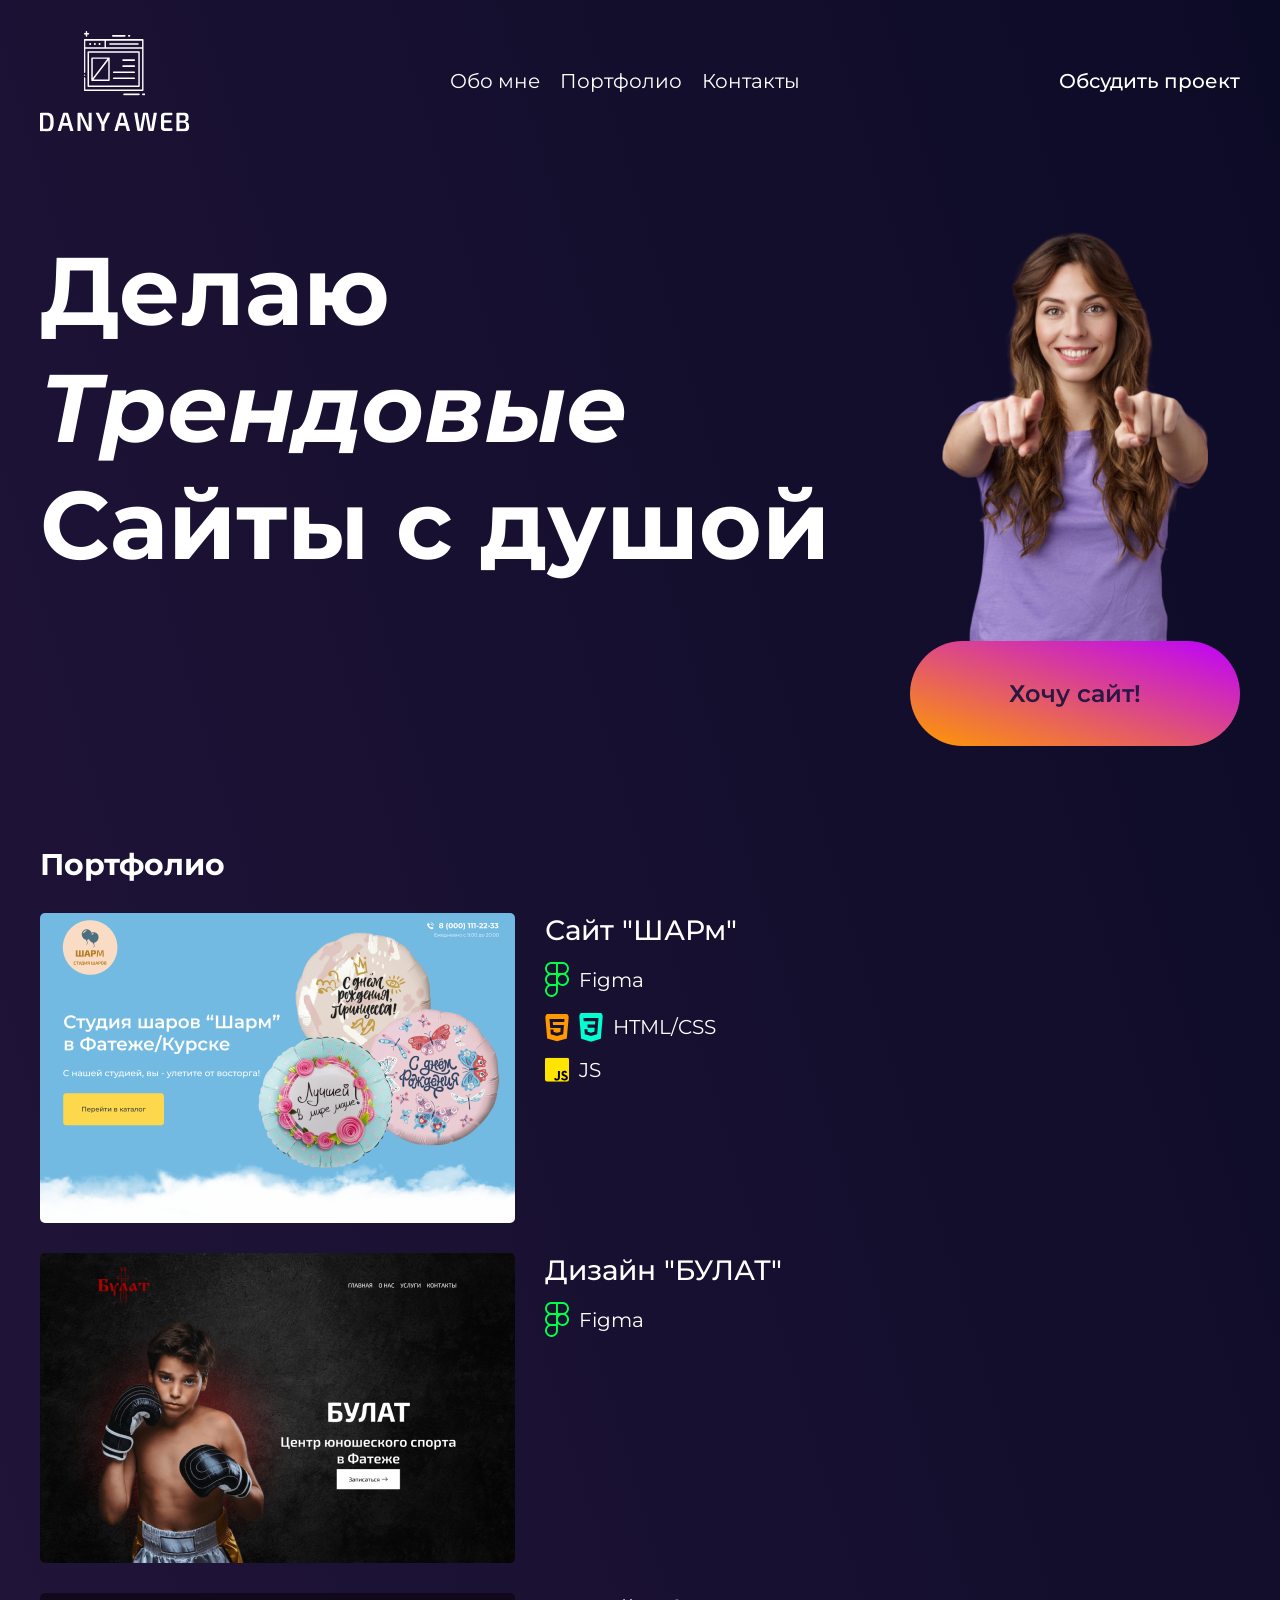
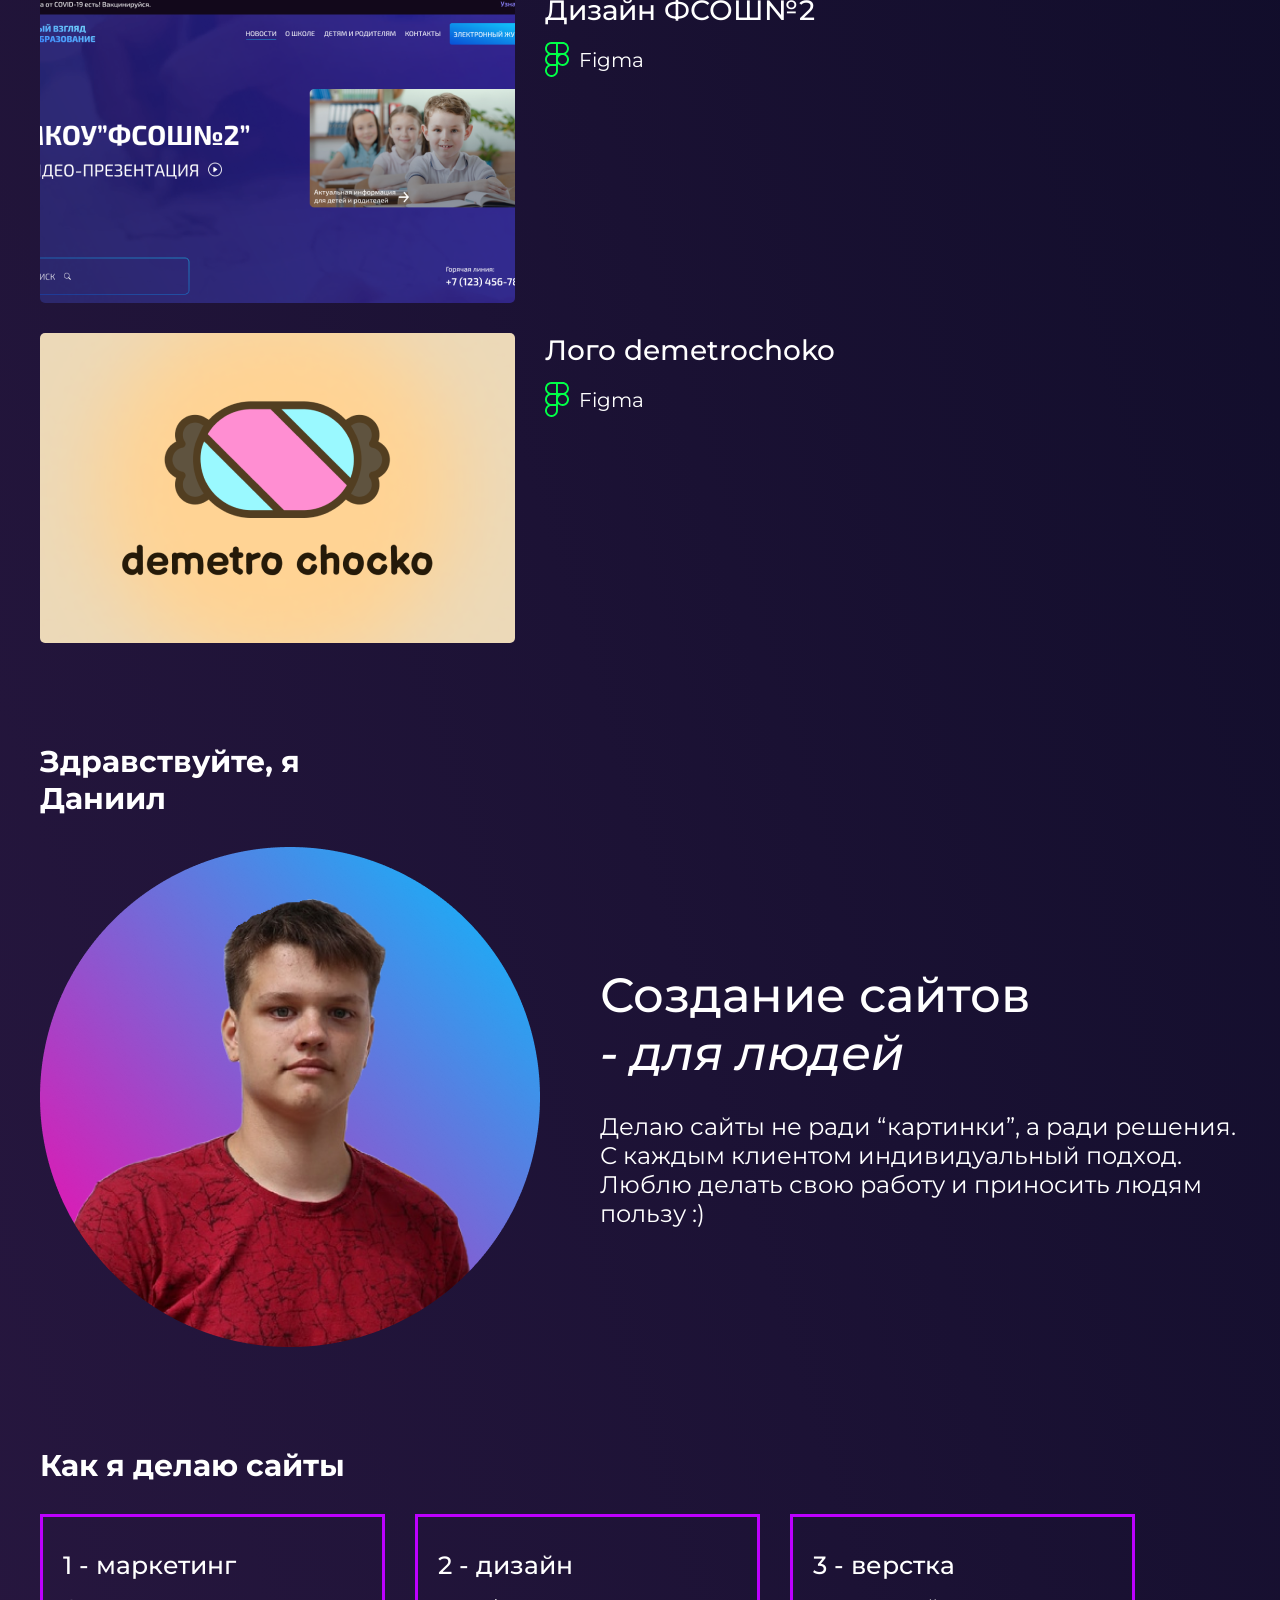
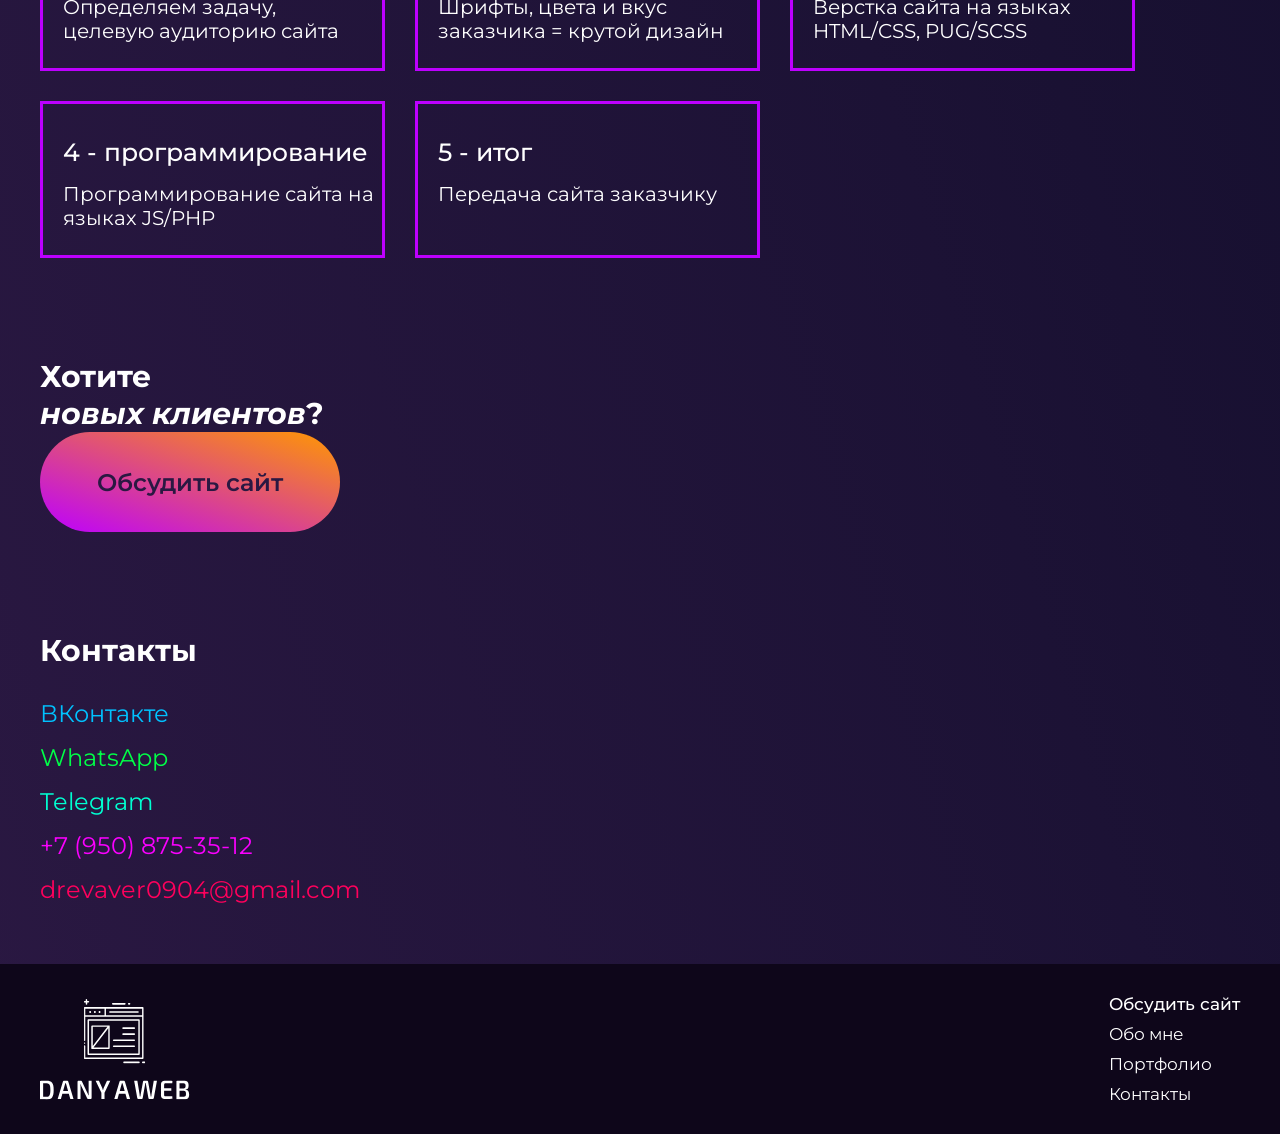
<file: index.html>
<!DOCTYPE html>
<html lang="ru">
<head>
	<meta charset="UTF-8">
	<link rel="icon" href="img/favicon.ico" type="image/x-icon">
	<meta name="viewport" content="width=device-width, initial-scale=1.0">
	<meta name="keywords" content="danyaweb, danya_web, Даниил Дурицин, Дурицин, создание сайтов, верстка сайтов, закзать верстку, сайты Курск, сайты Фатеж, сайт" />
	<meta name="description" content="Создание сайтов от A до Я. Хотите крутой, трендовый сайт? Ко мне!">
	<meta name="yandex-verification" content="f29b77eae5dfb6ad">
	<meta name="google-site-verification" content="wd_dhFQqxhRJaRKj-FxNR4xNpsOyEJF6GVQBcyAMQnE">
	<meta property="og:type" content="website">
	<meta property="og:title" content="Делаю Трендовые Сайты с душой">
	<meta property="og:description" content="Делаю сайты не ради “картинки”, а ради решения. С каждым клиентом индивидуальный подход. Люблю делать свою работу и приносить людям пользу :)">
	<meta property="og:url" content="https://danyaweb.site">
	<meta property="og:site_name" content="Создание сайтов">
	<meta property="og:locale" content="ru_RU">
	<title>Создание сайтов</title>
	<link rel="preconnect" href="https://fonts.googleapis.com">
	<link rel="preconnect" href="https://fonts.gstatic.com" crossorigin>
	<link href="https://fonts.googleapis.com/css2?family=Montserrat:ital,wght@0,400;0,500;0,600;0,700;1,400;1,500;1,600;1,700&display=swap" rel="stylesheet">
	<link rel="stylesheet" href="https://cdnjs.cloudflare.com/ajax/libs/animate.css/4.1.1/animate.min.css">
	<link rel="stylesheet" href="css/master.css">
</head>
<body>

	<header class="element-animations">
		<div class="container">
			<div class="top">
				<img src="img/logo.svg" alt="logo" class="logo">
				<ul>
					<a href="#about">Обо мне</a>
					<a href="#portfolio">Портфолио</a>
					<a href="#cont">Контакты</a>
				</ul>
				<a href="https://t.me/danya_web">Обсудить проект</a>
			</div>
			<div class="bottom" id="bottom">
				<div class="btm" id="btm"><h1 id="bottoms">Делаю<br><span>Трендовые</span><br>Сайты с душой</h1></div>
				<div class="box">
					<img src="img/woman.png" alt="">
					<a href="https://t.me/danya_web"><button type="button" name="button">Хочу сайт!</button></a>
				</div>
			</div>
		</div>
	</header>

	<section class="portfolio" id="portfolio">
		<div class="container">
			<h2>Портфолио</h2>
			<a href="https://sharmballonsstudio.github.io"><div class="card">
				<img src="img/one.png" alt="img">
				<div class="txt">
					<h3>Сайт "ШАРм"</h3>
					<div class="line">
						<img src="img/figma.svg" alt="img">
						<p>Figma</p>
					</div>
					<div class="line">
						<img src="img/html.svg" alt=""><img src="img/css.svg" alt="img">
						<p>HTML/CSS</p>
					</div>
					<div class="line">
						<img src="img/js.svg" alt="img" style="border-radius: 3px;">
						<p>JS</p>
					</div>
				</div>
			</div></a>

			<a href="https://www.figma.com/file/5T22qPxf7paA6E3GJOvF44/bulat-new?t=qu39I8OFDN5ywonc-6"><div class="card">
				<img src="img/two.png" alt="">
				<div class="txt">
					<h3>Дизайн "БУЛАТ"</h3>
					<div class="line">
						<img src="img/figma.svg" alt="">
						<p>Figma</p>
					</div>
				</div>
			</div></a>

			<a href="https://www.figma.com/file/dSXQMYPQBeIjDJUV6Bzz7C/sosh2?t=qu39I8OFDN5ywonc-6"><div class="card">
				<img src="img/three.png" alt="">
				<div class="txt">
					<h3>Дизайн ФСОШ№2</h3>
					<div class="line">
						<img src="img/figma.svg" alt="">
						<p>Figma</p>
					</div>
				</div>
			</div></a>

			<a href="https://vk.com/demetroshocko">
				<div class="card">
				<img src="img/four.png" alt="">
					<div class="txt">
						<h3>Лого demetrochoko</h3>
						<div class="line">
							<img src="img/figma.svg" alt="">
							<p>Figma</p>
						</div>
					</div>
				</div>
			</a>
	</section>

	<section class="about element-animation" id="about">
		<div class="container">
			<h2>Здравствуйте, я<br>Даниил</h2>
			<div class="box-2">
				<img src="img/me.png" alt="">
				<div class="txt-2">
					<h3>Создание сайтов<br><span>- для людей</span></h3>
					<p>Делаю сайты не ради “картинки”, а ради решения. С каждым клиентом индивидуальный подход. Люблю делать свою работу и приносить людям пользу :)</p>
				</div>
			</div>
		</div>
	</section>

	<section class="how element-animation">
		<div class="container">
			<h2>Как я делаю сайты</h2>
			<div class="item">
				<div class="elements animate__backInLeft">
					<h3>1 - маркетинг</h3>
					<p>Определяем задачу,<br> целевую аудиторию сайта</p>
				</div>
				<div class="elements animate__backInLeft">
					<h3>2 - дизайн</h3>
					<p>Шрифты, цвета и вкус<br> заказчика = крутой дизайн</p>
				</div>
				<div class="elements animate__backInLeft">
					<h3>3 - верстка</h3>
					<p>Верстка сайта на языках<br> HTML/CSS, PUG/SCSS</p>
				</div>
			</div>
			<div class="item">
				<div class="elements animate__backInLeft">
					<h3>4 - программирование</h3>
					<p>Программирование сайта на языках JS/PHP</p>
				</div>
				<div class="elements animate__bounce">
					<h3>5 - итог</h3>
					<p>Передача сайта заказчику</p>
				</div>
			</div>
		</div>
	</section>

	<section class="clients element-animation">
		<div class="container">
				<h2>Хотите<br><span>новых клиентов</span>?</h2>
				<a href="https://t.me/danya_web"><button>Обсудить сайт</button></a>
		</div>
	</section>

	<section class="cont element-animation " id="cont">
		<div class="container">
			<h2>Контакты</h2>
			<div class="box-4">
				<a href="https://vk.com/danya_web" style="color: #00C2FF;">ВКонтакте</a>
				<a href="https://wa.me/79508753512" style="color: #00FF47;">WhatsApp</a>
				<a href="https://t.me/danya_web" style="color: #00FFD1;">Telegram</a>
				<a href="tel:79508753512" style="color: #FA00FF;">+7 (950) 875-35-12</a>
				<a href="mail:drevaver0904@gmail.com" style="color: #FF005C;">drevaver0904@gmail.com</a>
			</div>
		</div>
	</section>

	<footer>
		<div class="container">
			<div class="box-5">
				<img src="img/logo.svg" alt="logo">
				<ul сclass="bottom-ul">
					<a href="https://t.me/danya_web" style="font-weight: 500;">Обсудить сайт</a>
					<a href="#about">Обо мне</a>
					<a href="#portfolio">Портфолио</a>
					<a href="#cont">Контакты</a>
				</ul>
		</div>
		</div>
	</footer>

	<script type="text/javascript">
		function onEntry(entry){
			entry.forEach(change => {
				if (change.isIntersecting) {
					change.target.classList.add('element-show')
				}
			});
		}

		let options = {
			threshold: [0.5]
		}
		let observer = new IntersectionObserver(onEntry, options)
		let elements = document.querySelectorAll('.element-animation')

		for (let elm of elements){
			observer.observe(elm)
		}

	</script>
</body>
</html>
</file>
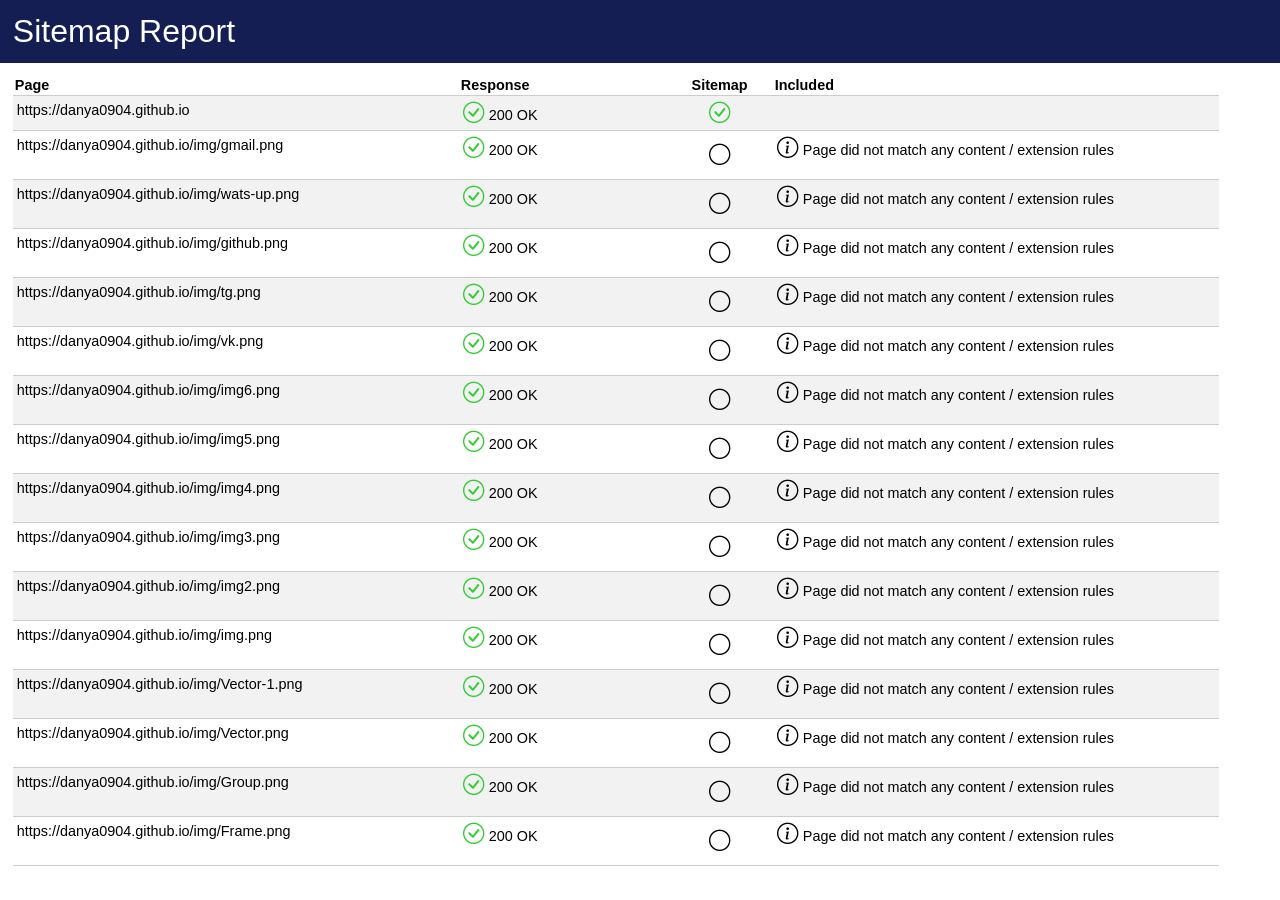
<file: report-sitemap.html>
<!--Created using XmlSitemapGenerator.org - Free HTML, RSS and XML sitemap generator--><!DOCTYPE html PUBLIC "-//W3C//DTD XHTML 1.0 Transitional//EN" "http://www.w3.org/TR/xhtml1/DTD/xhtml1-transitional.dtd">
<html xmlns="http://www.w3.org/1999/xhtml">
<head>
	<title>Sitemap Report</title>
	<meta name="description" content="Sitemap created using Xml Sitemap Generator .org - the free online Google XML sitemap generator" />
	<meta name="keywords" content="XML Sitemap Generator" />
	<meta content="Xml Sitemap Generator .org" name="Author" />

	<style>

		html, body {
			padding: 0px;
			margin: 0px;
			font-family: Tahoma, Verdana, Arial, sans-serif;
			height: 100%;
		}

		h1 {
			padding: 1%;
			margin: 0px;
			font-style: normal;
			font-weight: normal;
		}

			h1 a {
				color: #FFFFFF;
				text-decoration: none;
			}

		table {
			height: 75%;
			border-collapse: collapse;
		}

		thead tr {
			width: 100%;
		}

		tbody tr:nth-child(even) {
			background-color: #f2f2f2;
		}

		tbody tr:hover {
			background-color: #ffff99;
		}

		tbody.main {
			overflow: auto;
			width: 100%;
			height: 75vh;
		}

		th {
			font-size: 0.9em;
			padding: 2px 10px 2px 2px;
			border-bottom: 1px solid #CCCCCC;
		}

		td {
			font-size: 0.9em;
			padding: 6px 10px 6px 4px;
			border-bottom: 1px solid #CCCCCC;
			vertical-align: top;
		}

		i {
			font-size: 1.5em;
		}

		td p {
			margin-top: 0;
			padding-top: 0;
		}

		.top-bar {
			width: 100%;
			float: left;
			background-color: #141E53 !important;
		}

		.body {
			width: 98%;
			float: left;
			padding: 1%;
		}

		.footer {
			width: 100%;
			float: left;
			border-top: 1px solid #999999;
			padding: 10px 0px 10px 0px;
		}

			.footer a {
				color: #999999;
				font-size: 11px;
				text-decoration: none;
			}

			.footer span {
				color: #999999;
				font-size: 11px;
				text-decoration: none;
				margin-left: 20px;
			}

		.c0 {
			text-align: left;
			white-space: nowrap;
			width: 30em;
		}

		.c1 {
			text-align: left;
			min-width: 30em;
		}

		.c2 {
			text-align: left;
			width: 14em;
		}

		.c3 {
			text-align: center;
			width: 6em;
		}

		.c4 {
			text-align: center;
			width: 6em;
		}

		.c5 {
			text-align: center;
			width: 6em;
		}

		.c6 {
			text-align: center;
			width: 6em;
		}


		.bi-check-circle {
			color: #33cc33;
		}

		.bi-exclamation-triangle {
			color: #ff8c1a
		}

		.bi-exclamation-octagon {
			color: #e60000
		}
	</style>

	<link rel="stylesheet" href="https://cdn.jsdelivr.net/npm/bootstrap-icons@1.4.0/font/bootstrap-icons.css" />

</head>
<body>
<div class="top-bar">
	<h1><a href="/" >Sitemap Report</a></h1>
</div>


<div class="body">



<table><tr>
                        <th Class="c1">Page</th>
	                    <th Class="c2">Response</th>
                        <th Class="c3">Sitemap</th>
	                    <th Class="c1">Included</th>
                        </tr><tr>
                        <td Class="c1">https://danya0904.github.io</td> 
	                    <td Class="c2"><i class="bi-check-circle"></i> 200 OK</td>
                        <th Class="c3"><i class="bi-check-circle"></i></th>
	                    <td Class="c1"> </td>
                    </tr><tr>
                        <td Class="c1">https://danya0904.github.io/img/gmail.png</td> 
	                    <td Class="c2"><i class="bi-check-circle"></i> 200 OK</td>
                        <th Class="c3"><i class="bi-circle"></i></th>
	                    <td Class="c1"><p><i class="bi-info-circle"></i> Page did not match any content / extension rules </p> </td>
                    </tr><tr>
                        <td Class="c1">https://danya0904.github.io/img/wats-up.png</td> 
	                    <td Class="c2"><i class="bi-check-circle"></i> 200 OK</td>
                        <th Class="c3"><i class="bi-circle"></i></th>
	                    <td Class="c1"><p><i class="bi-info-circle"></i> Page did not match any content / extension rules </p> </td>
                    </tr><tr>
                        <td Class="c1">https://danya0904.github.io/img/github.png</td> 
	                    <td Class="c2"><i class="bi-check-circle"></i> 200 OK</td>
                        <th Class="c3"><i class="bi-circle"></i></th>
	                    <td Class="c1"><p><i class="bi-info-circle"></i> Page did not match any content / extension rules </p> </td>
                    </tr><tr>
                        <td Class="c1">https://danya0904.github.io/img/tg.png</td> 
	                    <td Class="c2"><i class="bi-check-circle"></i> 200 OK</td>
                        <th Class="c3"><i class="bi-circle"></i></th>
	                    <td Class="c1"><p><i class="bi-info-circle"></i> Page did not match any content / extension rules </p> </td>
                    </tr><tr>
                        <td Class="c1">https://danya0904.github.io/img/vk.png</td> 
	                    <td Class="c2"><i class="bi-check-circle"></i> 200 OK</td>
                        <th Class="c3"><i class="bi-circle"></i></th>
	                    <td Class="c1"><p><i class="bi-info-circle"></i> Page did not match any content / extension rules </p> </td>
                    </tr><tr>
                        <td Class="c1">https://danya0904.github.io/img/img6.png</td> 
	                    <td Class="c2"><i class="bi-check-circle"></i> 200 OK</td>
                        <th Class="c3"><i class="bi-circle"></i></th>
	                    <td Class="c1"><p><i class="bi-info-circle"></i> Page did not match any content / extension rules </p> </td>
                    </tr><tr>
                        <td Class="c1">https://danya0904.github.io/img/img5.png</td> 
	                    <td Class="c2"><i class="bi-check-circle"></i> 200 OK</td>
                        <th Class="c3"><i class="bi-circle"></i></th>
	                    <td Class="c1"><p><i class="bi-info-circle"></i> Page did not match any content / extension rules </p> </td>
                    </tr><tr>
                        <td Class="c1">https://danya0904.github.io/img/img4.png</td> 
	                    <td Class="c2"><i class="bi-check-circle"></i> 200 OK</td>
                        <th Class="c3"><i class="bi-circle"></i></th>
	                    <td Class="c1"><p><i class="bi-info-circle"></i> Page did not match any content / extension rules </p> </td>
                    </tr><tr>
                        <td Class="c1">https://danya0904.github.io/img/img3.png</td> 
	                    <td Class="c2"><i class="bi-check-circle"></i> 200 OK</td>
                        <th Class="c3"><i class="bi-circle"></i></th>
	                    <td Class="c1"><p><i class="bi-info-circle"></i> Page did not match any content / extension rules </p> </td>
                    </tr><tr>
                        <td Class="c1">https://danya0904.github.io/img/img2.png</td> 
	                    <td Class="c2"><i class="bi-check-circle"></i> 200 OK</td>
                        <th Class="c3"><i class="bi-circle"></i></th>
	                    <td Class="c1"><p><i class="bi-info-circle"></i> Page did not match any content / extension rules </p> </td>
                    </tr><tr>
                        <td Class="c1">https://danya0904.github.io/img/img.png</td> 
	                    <td Class="c2"><i class="bi-check-circle"></i> 200 OK</td>
                        <th Class="c3"><i class="bi-circle"></i></th>
	                    <td Class="c1"><p><i class="bi-info-circle"></i> Page did not match any content / extension rules </p> </td>
                    </tr><tr>
                        <td Class="c1">https://danya0904.github.io/img/Vector-1.png</td> 
	                    <td Class="c2"><i class="bi-check-circle"></i> 200 OK</td>
                        <th Class="c3"><i class="bi-circle"></i></th>
	                    <td Class="c1"><p><i class="bi-info-circle"></i> Page did not match any content / extension rules </p> </td>
                    </tr><tr>
                        <td Class="c1">https://danya0904.github.io/img/Vector.png</td> 
	                    <td Class="c2"><i class="bi-check-circle"></i> 200 OK</td>
                        <th Class="c3"><i class="bi-circle"></i></th>
	                    <td Class="c1"><p><i class="bi-info-circle"></i> Page did not match any content / extension rules </p> </td>
                    </tr><tr>
                        <td Class="c1">https://danya0904.github.io/img/Group.png</td> 
	                    <td Class="c2"><i class="bi-check-circle"></i> 200 OK</td>
                        <th Class="c3"><i class="bi-circle"></i></th>
	                    <td Class="c1"><p><i class="bi-info-circle"></i> Page did not match any content / extension rules </p> </td>
                    </tr><tr>
                        <td Class="c1">https://danya0904.github.io/img/Frame.png</td> 
	                    <td Class="c2"><i class="bi-check-circle"></i> 200 OK</td>
                        <th Class="c3"><i class="bi-circle"></i></th>
	                    <td Class="c1"><p><i class="bi-info-circle"></i> Page did not match any content / extension rules </p> </td>
                    </tr></table>
</div>
</body>
</html>
<!--Created using XmlSitemapGenerator.org - Free HTML, RSS and XML sitemap generator-->
</file>
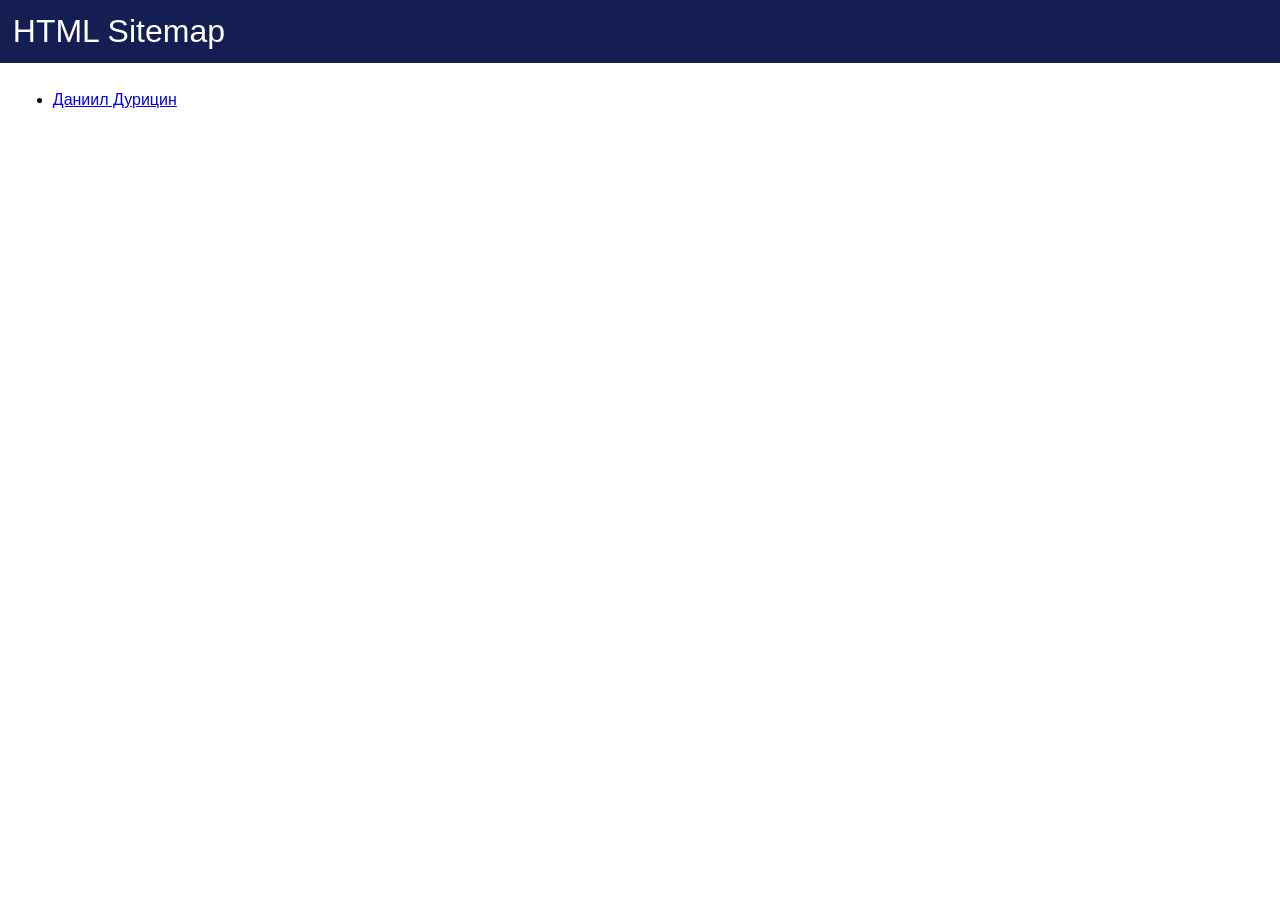
<file: sitemap.html>
<!DOCTYPE html PUBLIC "-//W3C//DTD XHTML 1.0 Transitional//EN" "http://www.w3.org/TR/xhtml1/DTD/xhtml1-transitional.dtd">
<html xmlns="http://www.w3.org/1999/xhtml">
<head>
	<title>HTML Sitemap</title>
	<meta name="description" content="Sitemap created using Xml Sitemap Generator .org - the free online Google XML sitemap generator" />
	<meta name="keywords" content="XML Sitemap Generator" />
	<meta content="Xml Sitemap Generator .org" name="Author" />

	<style>

		html, body {
			padding: 0px;
			margin: 0px;
			font-family: Tahoma, Verdana, Arial, sans-serif;
			height: 100%;
		}

		h1 {
			padding: 1%;
			margin: 0px;
			font-style: normal;
			font-weight: normal;
		}

			h1 a {
				color: #FFFFFF;
				text-decoration: none;
			}

		table {
			height: 75%;
			border-collapse: collapse;
		}

		thead tr {
			width: 100%;
		}

		tbody tr:nth-child(even) {
			background-color: #f2f2f2;
		}

		tbody tr:hover {
			background-color: #ffff99;
		}

		tbody.main {
			overflow: auto;
			width: 100%;
			height: 75vh;
		}

		th {
			font-size: 0.9em;
			padding: 2px 10px 2px 2px;
			border-bottom: 1px solid #CCCCCC;
		}

		td {
			font-size: 0.9em;
			padding: 6px 10px 6px 4px;
			border-bottom: 1px solid #CCCCCC;
			vertical-align: top;
		}

		i {
			font-size: 1.5em;
		}

		td p {
			margin-top: 0;
			padding-top: 0;
		}

		.top-bar {
			width: 100%;
			float: left;
			background-color: #141E53 !important;
		}

		.body {
			width: 98%;
			float: left;
			padding: 1%;
		}

		.footer {
			width: 100%;
			float: left;
			border-top: 1px solid #999999;
			padding: 10px 0px 10px 0px;
		}

			.footer a {
				color: #999999;
				font-size: 11px;
				text-decoration: none;
			}

			.footer span {
				color: #999999;
				font-size: 11px;
				text-decoration: none;
				margin-left: 20px;
			}

		.c0 {
			text-align: left;
			white-space: nowrap;
			width: 30em;
		}

		.c1 {
			text-align: left;
			min-width: 30em;
		}

		.c2 {
			text-align: left;
			width: 14em;
		}

		.c3 {
			text-align: center;
			width: 6em;
		}

		.c4 {
			text-align: center;
			width: 6em;
		}

		.c5 {
			text-align: center;
			width: 6em;
		}

		.c6 {
			text-align: center;
			width: 6em;
		}


		.bi-check-circle {
			color: #33cc33;
		}

		.bi-exclamation-triangle {
			color: #ff8c1a
		}

		.bi-exclamation-octagon {
			color: #e60000
		}
	</style>

	<link rel="stylesheet" href="https://cdn.jsdelivr.net/npm/bootstrap-icons@1.4.0/font/bootstrap-icons.css" />

</head>
<body>
<div class="top-bar">
	<h1><a href="/" >HTML Sitemap</a></h1>
</div>


<div class="body">



<ul><li><a href="https://danya0904.github.io"><span class="title">Даниил Дурицин</span></a></li>
</ul>
</div>
</body>
</html>
</file>
<file: css/master.css>
*{
	margin: 0;
	padding: 0;
	font-family: 'Montserrat', sans-serif;
}

body{
	max-width: 100%;
	min-height: 100vh;
	font-size: 20px;
	background: -webkit-linear-gradient(bottom left, rgb(42, 24, 66), rgb(12, 11, 38));
	background: -o-linear-gradient(bottom left, rgb(42, 24, 66), rgb(12, 11, 38));
	background: linear-gradient(to top right, rgb(42, 24, 66), rgb(12, 11, 38));


	font-family: 'Montserrat', sans-serif;
	animation: txt 3s 1;
}

button{
	transition: all ease 0.5s;
	color: #2A1842;
	font-size: 24px;
	font-weight: 600;
	text-decoration: none;
	cursor: pointer;
	width: 300px;
	height:100px;
	border-style: none;
	background: -webkit-linear-gradient(bottom left, rgb(189, 0, 255), rgb(255, 153, 0));
	background: -o-linear-gradient(bottom left, rgb(189, 0, 255), rgb(255, 153, 0));
	background: linear-gradient(to top right, rgb(189, 0, 255), rgb(255, 153, 0));
	border-radius: 999px;
}

.container{
	width: 1200px;
	margin: 0 auto;
}

a{
	text-decoration: none;
	color: #fff;
}

section{
	padding-top: 100px;
	color: #fff;
}

/*header*/


header > .container{
	z-index: 1;
}

.top{
	color: #fff;
	display: -webkit-flex;
	display: -ms-flex;
	display: flex;
	justify-content: space-between;
	-ms-align-items: center;
	align-items: center;
	padding-top: 30px;
}

.element-animation{
	opacity: 0;
}

.element-animation.element-show{
	opacity: 1;
	transition: opacity 1s;
}

.top a{
	color: #fff;
	text-decoration: none;
}

.top ul{
	display: -webkit-flex;
	display: -ms-flex;
	display: flex;
	gap: 20px;
}

.top > a{
	font-weight: 500;
}

.bottom{
	margin-top: 100px;
	color: #fff;
	justify-content: space-between;
	display: -webkit-flex;
	display: -ms-flex;
	display: flex;
}

h1{
	font-size: 96px;
	margin-top: auto;
	animation: txt 3s 1;
	display: block;
}

h1 span{
	font-style: italic;
}

.box button{
	width: 330px;
	height: 105px;
	border-radius: 999px;
	border-style: none;

	background: -webkit-linear-gradient(bottom left, rgb(255, 153, 0), rgb(189, 0, 255));
	background: -o-linear-gradient(bottom left, rgb(255, 153, 0), rgb(189, 0, 255));
	background: linear-gradient(to top right, rgb(255, 153, 0), rgb(189, 0, 255));
	margin-top: -105px;
}

.box button a{
	color: #2A1842;
	font-size: 24px;
	font-weight: 600;
	text-decoration: none;
}

.box{
	display: -webkit-flex;
	display: -ms-flex;
	display: flex;
	justify-content: center;
	-webkit-flex-direction: column;
	-ms-flex-direction: column;
	flex-direction: column;
	-ms-align-items: center;
	align-items: center;
}

.box img{
	width: 266px;
	height: 451px;
	-ms-align-items: center;
	align-items: center;
	display: -webkit-flex;
	display: -ms-flex;
	display: flex;
	justify-content: center;
}

.clients .container button{
	transition: all ease 0.5s;
	color: #2A1842;
	font-size: 24px;
	font-weight: 600;
	text-decoration: none;
	cursor: pointer;
	width: 300px;
	height:100px;
	border-style: none;
	background: -webkit-linear-gradient(bottom left, rgb(189, 0, 255), rgb(255, 153, 0));
	background: -o-linear-gradient(bottom left, rgb(189, 0, 255), rgb(255, 153, 0));
	background: linear-gradient(to top right, rgb(189, 0, 255), rgb(255, 153, 0));
	border-radius: 999px;
}s


/*portfolio*/

h2{
	font-weight: 600;
	font-size: 78px;
}

.card{
	display: -webkit-flex;
	display: -ms-flex;
	display: flex;
	gap: 30px;
	margin-top: 30px;
}

.card img{
	border-radius: 5px;
}

h3{
	font-size: 28px;
	font-weight: 500;
}

.line{
	display: -webkit-flex;
	display: -ms-flex;
	display: flex;
	-ms-align-items: center;
	align-items: center;
	gap: 10px;
	margin-top: 15px;
}

h3 span{
	font-style: italic;
}

.box-2{
	display: -webkit-flex;
	display: -ms-flex;
	display: flex;
	gap: 60px;
	-ms-align-items: center;
	align-items: center;
	margin-top: 30px;
}

.txt-2 h3{
	font-size: 48px;
	font-weight: 500;
}

.txt-2 p{
	margin-top: 30px;
	font-size: 24px;
}

.item{
	display: -webkit-flex;
	display: -ms-flex;
	display: flex;
	margin-top: 30px;
	gap: 30px;
}

.elements{
	box-sizing: border-box;
	width: 345px;
	height: 157px;

	border: 3px solid #BD00FF;
}

.elements h3{
	font-size: 25px;
	font-weight: 500;
	margin-top: 33px;
	margin-left: 20px;
}

.elements p{
	font-size: 20px;
	margin-top: 15px;
	margin-left: 20px;
}

.box-3{
	display: -webkit-flex;
	display: -ms-flex;
	display: flex;
	-ms-align-items: center;
	align-items: center;
}

.clients .container button a{
	width: 330px;
	height: 105px;
	margin-left: 71px;
	border-radius: 999px;
	border-style: none;
	margin-top: 30px;

	background: -webkit-linear-gradient(bottom left, rgb(255, 153, 0), rgb(189, 0, 255));
	background: -o-linear-gradient(bottom left, rgb(255, 153, 0), rgb(189, 0, 255));
	background: linear-gradient(to top right, rgb(255, 153, 0), rgb(189, 0, 255));
}

.clients .container a{
	color: #2A1842;
	font-size: 24px;
	font-weight: 600;
	text-decoration: none;
}

h2 span{
	font-style: italic;
}

.box-4{
	margin-top: 30px;
	gap: 15px;
	display: -webkit-flex;
	display: -ms-flex;
	display: flex;
	-webkit-flex-direction: column;
	-ms-flex-direction: column;
	flex-direction: column;
}

.box-4 a{
	font-size: 24px;
}

.cont{
	padding-bottom: 60px;
}

footer{
	background: #0E061A;
	padding-top: 30px;
	padding-bottom: 30px;
}

.box-5{
	display: -webkit-flex;
	display: -ms-flex;
	display: flex;
	justify-content: space-between;
	-ms-align-items: center;
	align-items: center;
}

.box-5 ul{
	display: -webkit-flex;
	display: -ms-flex;
	display: flex;
	-webkit-flex-direction: column;
	-ms-flex-direction: column;
	flex-direction: column;
	gap: 10px;
}

.box-5 ul a{
	font-size: 17px;
}

button{
	transition: all ease 0.5s;
	color: #2A1842;
	font-size: 24px;
	font-weight: 600;
	text-decoration: none;
	cursor: pointer;
}

button:hover{
	background: -webkit-linear-gradient(bottom left, rgb(189, 0, 255), rgb(255, 153, 0));
	background: -o-linear-gradient(bottom left, rgb(189, 0, 255), rgb(255, 153, 0));
	background: linear-gradient(to top right, rgb(189, 0, 255), rgb(255, 153, 0));
	transition: all ease 0.5s;
}

@media screen and (width <= 480px){
	.container{
		width: auto;
	}
	.top{
		-webkit-flex-direction: column;
		-ms-flex-direction: column;
		flex-direction: column;
		gap: 10px;
		justify-content: center;
	}
	.bottom{
		-webkit-flex-direction: column;
		-ms-flex-direction: column;
		flex-direction: column;
		justify-content: center;
		text-align: center;
		gap: 30px;
	}
	h1{
		font-size: 58px;
		-ms-align-items: center;
		align-items: center;
	}
	h2{
		font-size: 48px;
		text-align: center;
	}
	.card{
		-webkit-flex-direction: column;
		-ms-flex-direction: column;
		flex-direction: column;
		text-align: center;
		justify-content: center;
	}
	.txt{
		justify-content: center;
		text-align: center;
		display: -webkit-flex;
		display: -ms-flex;
		display: flex;
		-webkit-flex-direction: column;
		-ms-flex-direction: column;
		flex-direction: column;
	}
	.line{
		text-align: center;
		justify-content: center;
	}
	.card > img{
		width: auto;
		height: 260px;
		margin: 0 auto;
	}
	.box-2{
		-webkit-flex-direction: column;
		-ms-flex-direction: column;
		flex-direction: column;
	}
	
	.clients .container button{
	margin-left: 70px;
}
	
	.box-2 > img{
		width: 390px;
		height: 390px;
		margin: 0 auto;
	}
	.txt-2{
		text-align: center;
	}
	.item{
		-webkit-flex-direction: column;
		-ms-flex-direction: column;
		flex-direction: column;
		justify-content: center;
		-ms-align-items: center;
		align-items: center;
	}
	.elements{
		text-align: center;
		justify-content: center;
	}
	.box-3{
		text-align: center;
		-webkit-flex-direction: column;
		-ms-flex-direction: column;
		flex-direction: column;
		justify-content: center;
		-ms-align-items: center;
		align-items: center;
	}
	.box-3 > button{
		margin-top: 30px;
	}
	.box-4{
		-webkit-flex-direction: column;
		-ms-flex-direction: column;
		flex-direction: column;
		text-align: center;
	}
	.box-5{
		-webkit-flex-direction: column;
		-ms-flex-direction: column;
		flex-direction: column;
		text-align: center;
		-ms-align-items: center;
		align-items: center;
		gap: 30px;
	}
	
	.clients > container > a{
		text-aling: center;
		margin: 0 auto;
	}
	
	.clients > container > a > button{
		margin: 0 auto;
	}
}
</file>
